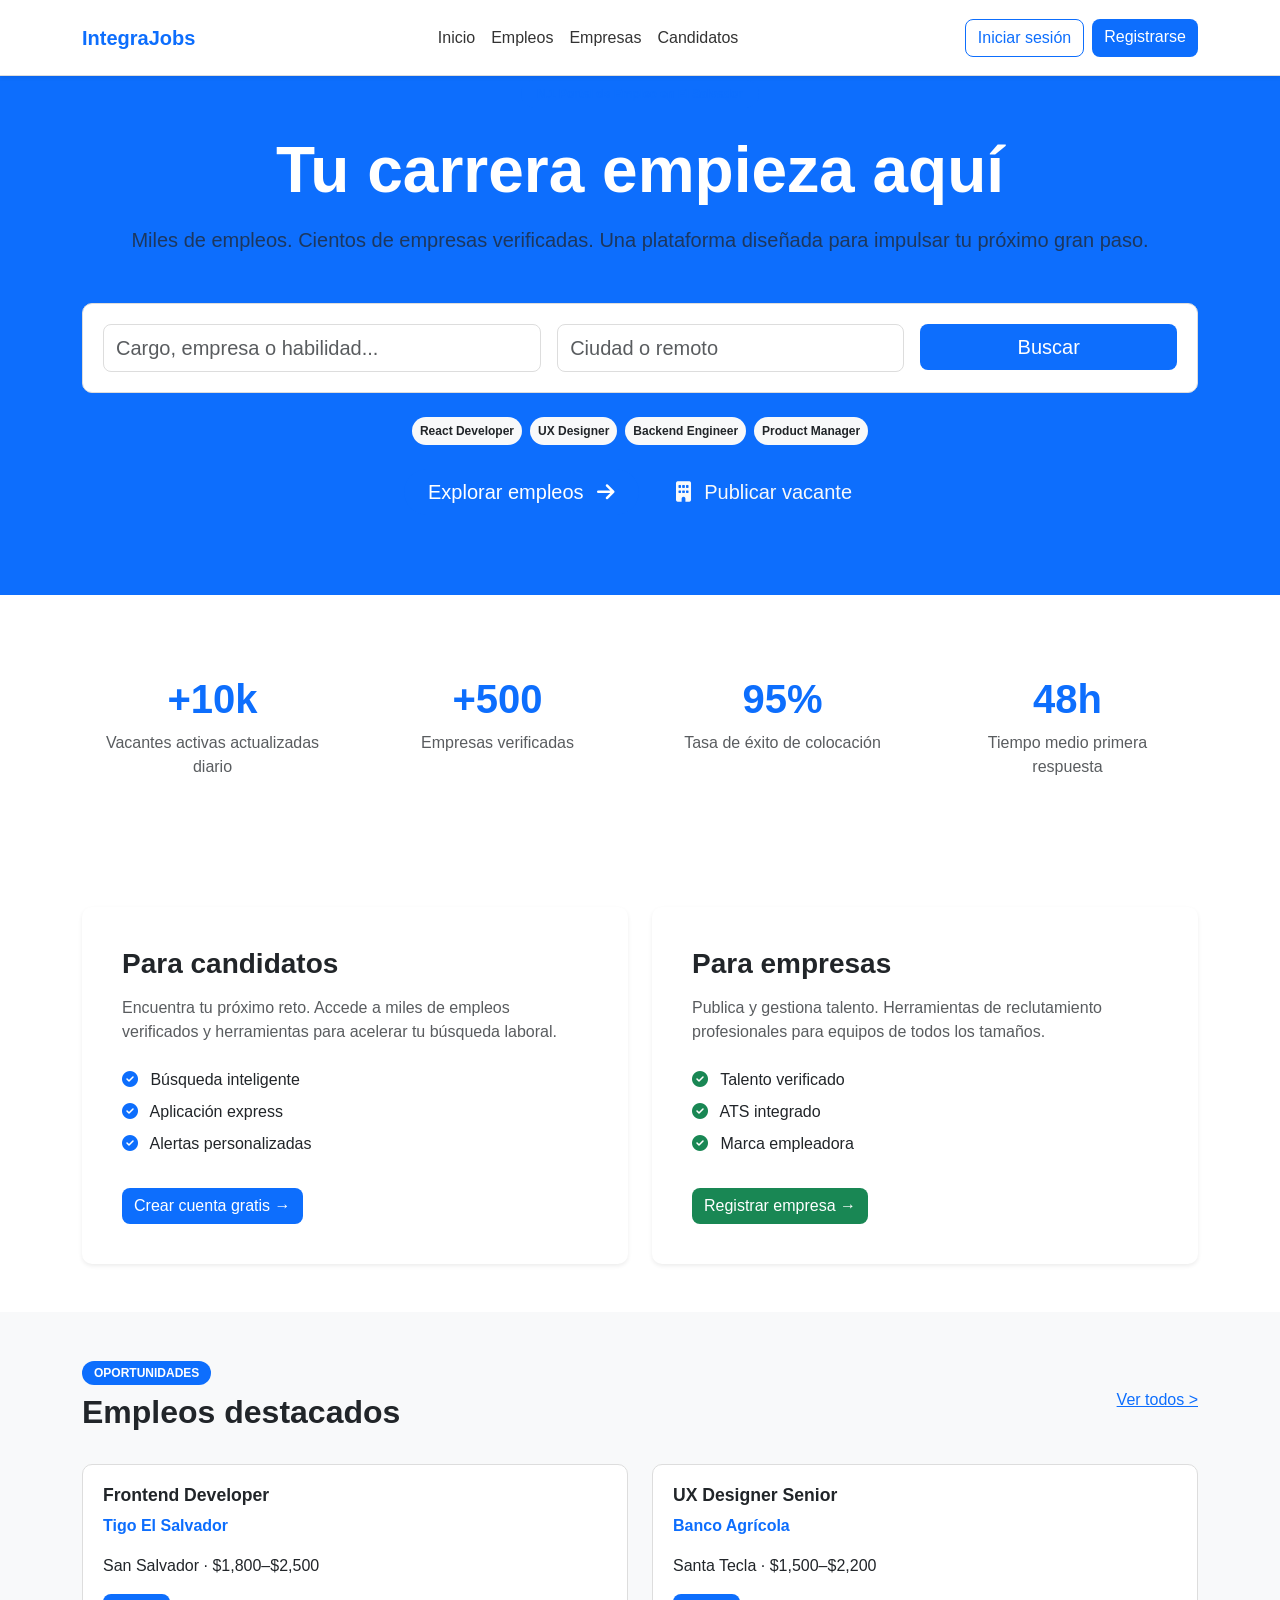
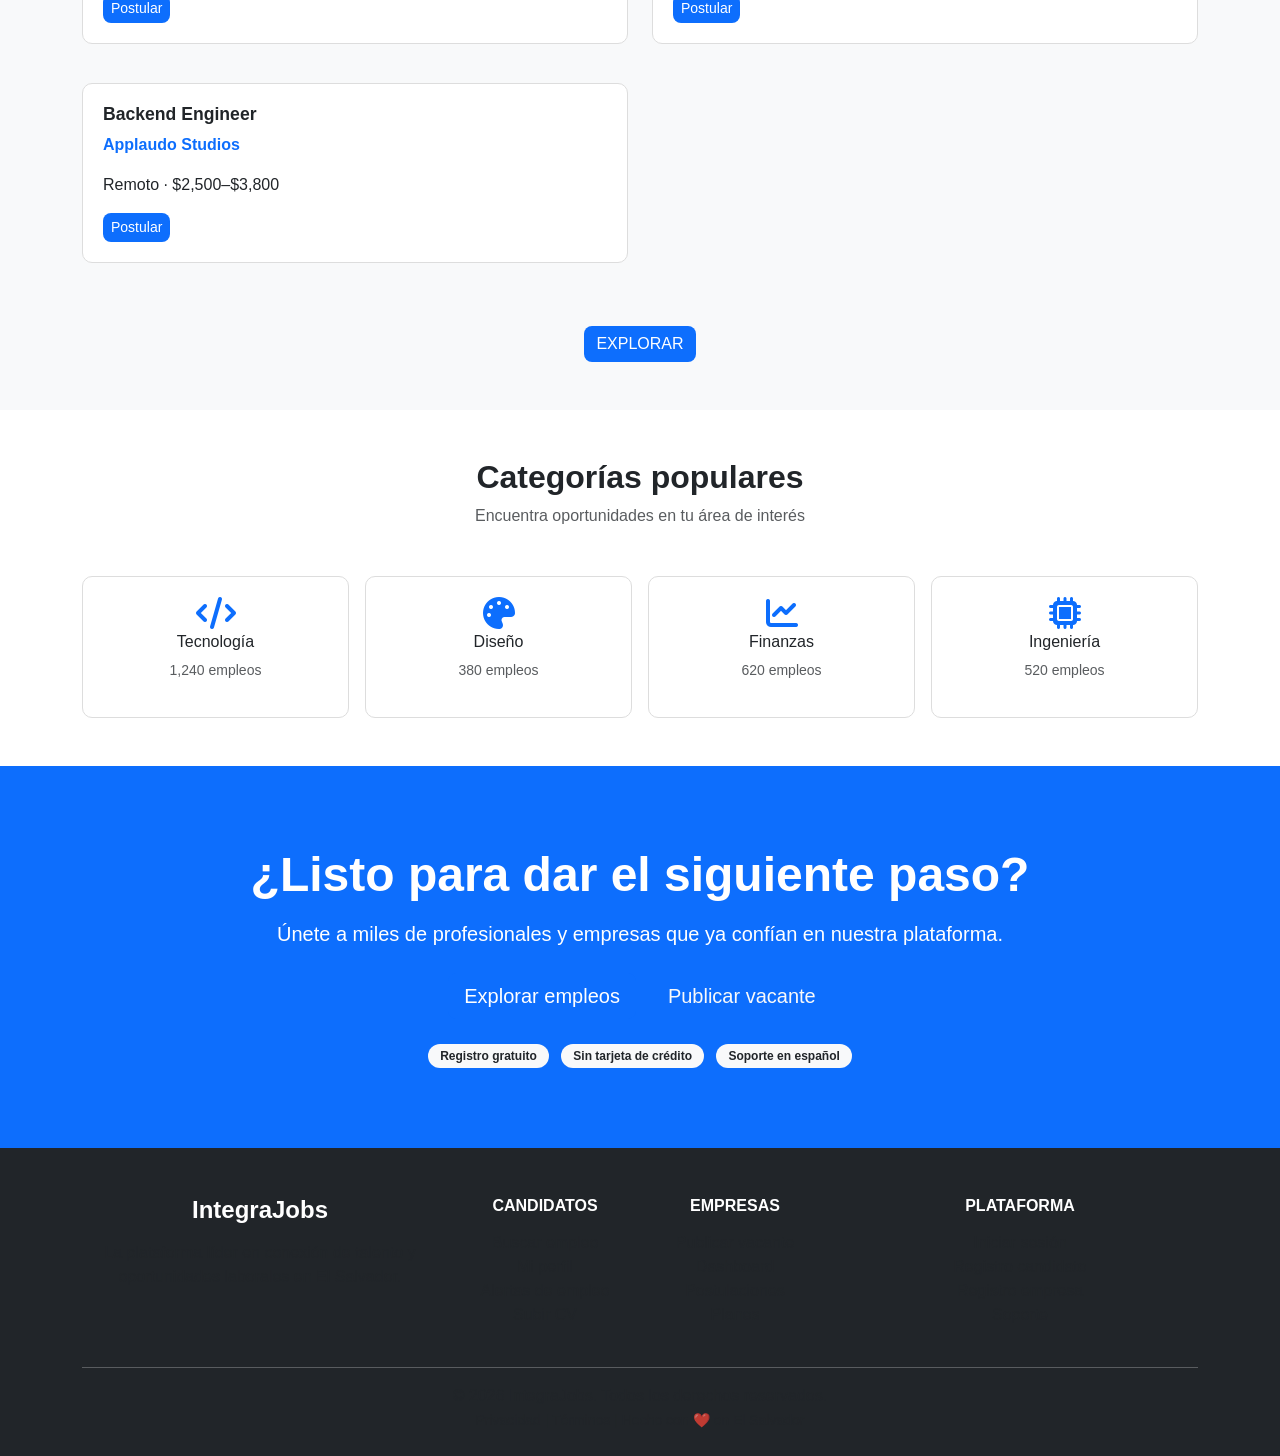
<file: html/index.html>
<!DOCTYPE html>
<html lang="es">
<head>
    <meta charset="UTF-8">
    <meta name="viewport" content="width=device-width, initial-scale=1.0">
    <title>IntegraJobs - Portal de Empleo en El Salvador</title>
    <!-- Bootstrap CSS -->
    <link href="https://cdn.jsdelivr.net/npm/bootstrap@5.3.0/dist/css/bootstrap.min.css" rel="stylesheet">
    <!-- Font Awesome Icons -->
    <link rel="stylesheet" href="https://cdnjs.cloudflare.com/ajax/libs/font-awesome/6.4.0/css/all.min.css">
    <!-- Custom CSS -->
    <link rel="stylesheet" href="../css/styles.css">
</head>
<body>

    <!-- Navbar -->
    <nav class="navbar navbar-expand-lg navbar-light bg-white shadow-sm fixed-top">
        <div class="container">
            <a class="navbar-brand fw-bold text-primary" href="#">IntegraJobs</a>
            <button class="navbar-toggler" type="button" data-bs-toggle="collapse" data-bs-target="#navbarNav">
                <span class="navbar-toggler-icon"></span>
            </button>
            <div class="collapse navbar-collapse" id="navbarNav">
                <ul class="navbar-nav mx-auto">
                    <li class="nav-item"><a class="nav-link" href="#">Inicio</a></li>
                    <li class="nav-item"><a class="nav-link" href="#">Empleos</a></li>
                    <li class="nav-item"><a class="nav-link" href="#">Empresas</a></li>
                    <li class="nav-item"><a class="nav-link" href="#">Candidatos</a></li>
                </ul>
               <div class="d-flex gap-2">
    <a href="login.html" class="btn btn-outline-primary">Iniciar sesión</a>
    <a href="register.html" class="btn btn-primary">Registrarse</a>
</div>
            </div>
        </div>
    </nav>

    <!-- Hero Section -->
    <section class="hero-section">
        <div class="container">
            <div class="text-center mb-4">
                <span class="badge bg-primary bg-opacity-10 text-primary px-3 py-2">N.1 Portal de Empleo en El Salvador</span>
            </div>
            <h1 class="display-3 fw-bold text-center mb-3">Tu carrera <span class="text-gradient">empieza aquí</span></h1>
            <p class="lead text-center text-muted mb-5">Miles de empleos. Cientos de empresas verificadas. Una plataforma diseñada para impulsar tu próximo gran paso.</p>
            
            <!-- Search Bar -->
            <div class="search-card mx-auto">
                <div class="row g-3">
                    <div class="col-md-5">
                        <input type="text" class="form-control form-control-lg" placeholder="Cargo, empresa o habilidad...">
                    </div>
                    <div class="col-md-4">
                        <input type="text" class="form-control form-control-lg" placeholder="Ciudad o remoto">
                    </div>
                    <div class="col-md-3">
                        <button class="btn btn-primary btn-lg w-100">Buscar</button>
                    </div>
                </div>
            </div>
            
            <!-- Popular tags -->
            <div class="d-flex flex-wrap justify-content-center gap-2 mt-4">
                <span class="badge bg-light text-dark p-2">React Developer</span>
                <span class="badge bg-light text-dark p-2">UX Designer</span>
                <span class="badge bg-light text-dark p-2">Backend Engineer</span>
                <span class="badge bg-light text-dark p-2">Product Manager</span>
            </div>
            
            <div class="text-center mt-4">
    <a href="#" class="btn btn-primary btn-lg rounded-pill px-4 me-2">
        Explorar empleos <i class="fas fa-arrow-right ms-2"></i>
    </a>
    <a href="#" class="btn btn-outline-light btn-lg rounded-pill px-4">
        <i class="fas fa-building me-2"></i> Publicar vacante
    </a>
</div>
        </div>
    </section>

    <!-- Stats Section -->
    <section class="stats-section">
        <div class="container">
            <div class="row text-center g-4">
                <div class="col-md-3 col-6">
                    <div class="stat-card">
                        <h3 class="display-5 fw-bold text-primary">+10k</h3>
                        <p class="text-muted mb-0">Vacantes activas actualizadas diario</p>
                    </div>
                </div>
                <div class="col-md-3 col-6">
                    <div class="stat-card">
                        <h3 class="display-5 fw-bold text-primary">+500</h3>
                        <p class="text-muted mb-0">Empresas verificadas</p>
                    </div>
                </div>
                <div class="col-md-3 col-6">
                    <div class="stat-card">
                        <h3 class="display-5 fw-bold text-primary">95%</h3>
                        <p class="text-muted mb-0">Tasa de éxito de colocación</p>
                    </div>
                </div>
                <div class="col-md-3 col-6">
                    <div class="stat-card">
                        <h3 class="display-5 fw-bold text-primary">48h</h3>
                        <p class="text-muted mb-0">Tiempo medio primera respuesta</p>
                    </div>
                </div>
            </div>
        </div>
    </section>

    <!-- Para Candidatos y Empresas -->
    <section class="py-5">
        <div class="container">
            <div class="row g-4">
                <div class="col-lg-6">
                    <div class="card h-100 border-0 shadow-sm p-4">
                        <div class="card-body">
                            <h2 class="h3 fw-bold mb-3">Para candidatos</h2>
                            <p class="text-muted mb-4">Encuentra tu próximo reto. Accede a miles de empleos verificados y herramientas para acelerar tu búsqueda laboral.</p>
                            <ul class="list-unstyled">
                                <li class="mb-2"><i class="fas fa-check-circle text-primary me-2"></i> Búsqueda inteligente</li>
                                <li class="mb-2"><i class="fas fa-check-circle text-primary me-2"></i> Aplicación express</li>
                                <li class="mb-2"><i class="fas fa-check-circle text-primary me-2"></i> Alertas personalizadas</li>
                            </ul>
                            <a href="#" class="btn btn-primary mt-3">Crear cuenta gratis →</a>
                        </div>
                    </div>
                </div>
                <div class="col-lg-6">
                    <div class="card h-100 border-0 shadow-sm p-4">
                        <div class="card-body">
                            <h2 class="h3 fw-bold mb-3">Para empresas</h2>
                            <p class="text-muted mb-4">Publica y gestiona talento. Herramientas de reclutamiento profesionales para equipos de todos los tamaños.</p>
                            <ul class="list-unstyled">
                                <li class="mb-2"><i class="fas fa-check-circle text-success me-2"></i> Talento verificado</li>
                                <li class="mb-2"><i class="fas fa-check-circle text-success me-2"></i> ATS integrado</li>
                                <li class="mb-2"><i class="fas fa-check-circle text-success me-2"></i> Marca empleadora</li>
                            </ul>
                            <a href="#" class="btn btn-success mt-3">Registrar empresa →</a>
                        </div>
                    </div>
                </div>
            </div>
        </div>
    </section>

    <!-- Empleos Destacados -->
    <section class="py-5 bg-light">
        <div class="container">
            <div class="d-flex justify-content-between align-items-center mb-4">
                <div>
                    <span class="badge bg-primary mb-2">OPORTUNIDADES</span>
                    <h2 class="fw-bold">Empleos destacados</h2>
                </div>
                <a href="#" class="text-primary">Ver todos ></a>
            </div>
            
            <div class="row g-4" id="jobsContainer">
                <!-- Jobs will be loaded dynamically via JS -->
            </div>
            
            <div class="text-center mt-5">
                <button class="btn btn-primary" id="exploreJobsBtn">EXPLORAR</button>
            </div>
        </div>
    </section>

    <!-- Categorías Populares -->
    <section class="py-5">
        <div class="container">
            <div class="text-center mb-5">
                <h2 class="fw-bold">Categorías populares</h2>
                <p class="text-muted">Encuentra oportunidades en tu área de interés</p>
            </div>
            <div class="row g-3" id="categoriesContainer">
                <!-- Categories loaded via JS -->
            </div>
        </div>
    </section>

    <!-- CTA Section -->
    <section class="cta-section">
        <div class="container">
            <div class="text-center">
                <h2 class="display-5 fw-bold mb-3">¿Listo para dar el siguiente paso?</h2>
                <p class="lead mb-4">Únete a miles de profesionales y empresas que ya confían en nuestra plataforma.</p>
                <div class="d-flex gap-3 justify-content-center flex-wrap">
                    <a href="#" class="btn btn-primary btn-lg">Explorar empleos</a>
                    <a href="#" class="btn btn-outline-light btn-lg">Publicar vacante</a>
                </div>
                <div class="mt-4">
                    <span class="badge bg-light text-dark me-2">Registro gratuito</span>
                    <span class="badge bg-light text-dark me-2">Sin tarjeta de crédito</span>
                    <span class="badge bg-light text-dark">Soporte en español</span>
                </div>
            </div>
        </div>
    </section>

    <!-- Footer -->
    <footer class="footer bg-dark text-white pt-5 pb-4">
        <div class="container">
            <div class="row g-4">
                <div class="col-md-4">
                    <h4 class="fw-bold mb-3">IntegraJobs</h4>
                    <p class="text-muted">La plataforma líder en conexión de talento y oportunidades laborales en El Salvador.</p>
                </div>
                <div class="col-md-2">
                    <h6 class="fw-bold mb-3">CANDIDATOS</h6>
                    <ul class="list-unstyled">
                        <li><a href="#" class="text-muted text-decoration-none">Buscar empleo</a></li>
                        <li><a href="#" class="text-muted text-decoration-none">Mi perfil</a></li>
                        <li><a href="#" class="text-muted text-decoration-none">Alertas de empleo</a></li>
                        <li><a href="#" class="text-muted text-decoration-none">Subir CV</a></li>
                    </ul>
                </div>
                <div class="col-md-2">
                    <h6 class="fw-bold mb-3">EMPRESAS</h6>
                    <ul class="list-unstyled">
                        <li><a href="#" class="text-muted text-decoration-none">Publicar vacante</a></li>
                        <li><a href="#" class="text-muted text-decoration-none">Dashboard</a></li>
                        <li><a href="#" class="text-muted text-decoration-none">Postulaciones</a></li>
                        <li><a href="#" class="text-muted text-decoration-none">Planes</a></li>
                    </ul>
                </div>
                <div class="col-md-4">
                    <h6 class="fw-bold mb-3">PLATAFORMA</h6>
                    <ul class="list-unstyled">
                        <li><a href="#" class="text-muted text-decoration-none">Iniciar sesión</a></li>
                        <li><a href="#" class="text-muted text-decoration-none">Registro candidato</a></li>
                        <li><a href="#" class="text-muted text-decoration-none">Registro empresa</a></li>
                        <li><a href="#" class="text-muted text-decoration-none">Soporte</a></li>
                    </ul>
                </div>
            </div>
            <hr class="mt-4">
            <div class="text-center text-muted">
                <p class="mb-0">© 2026 IntegraJobs. Todos los derechos reservados.</p>
                <small>Privacidad | Términos | Hecho con ❤️ en El Salvador</small>
            </div>
        </div>
    </footer>

    <!-- Bootstrap JS Bundle -->
    <script src="https://cdn.jsdelivr.net/npm/bootstrap@5.3.0/dist/js/bootstrap.bundle.min.js"></script>
    <!-- Custom JS -->
    <script src="../js/main.js"></script>
</body>
</html>
</file>
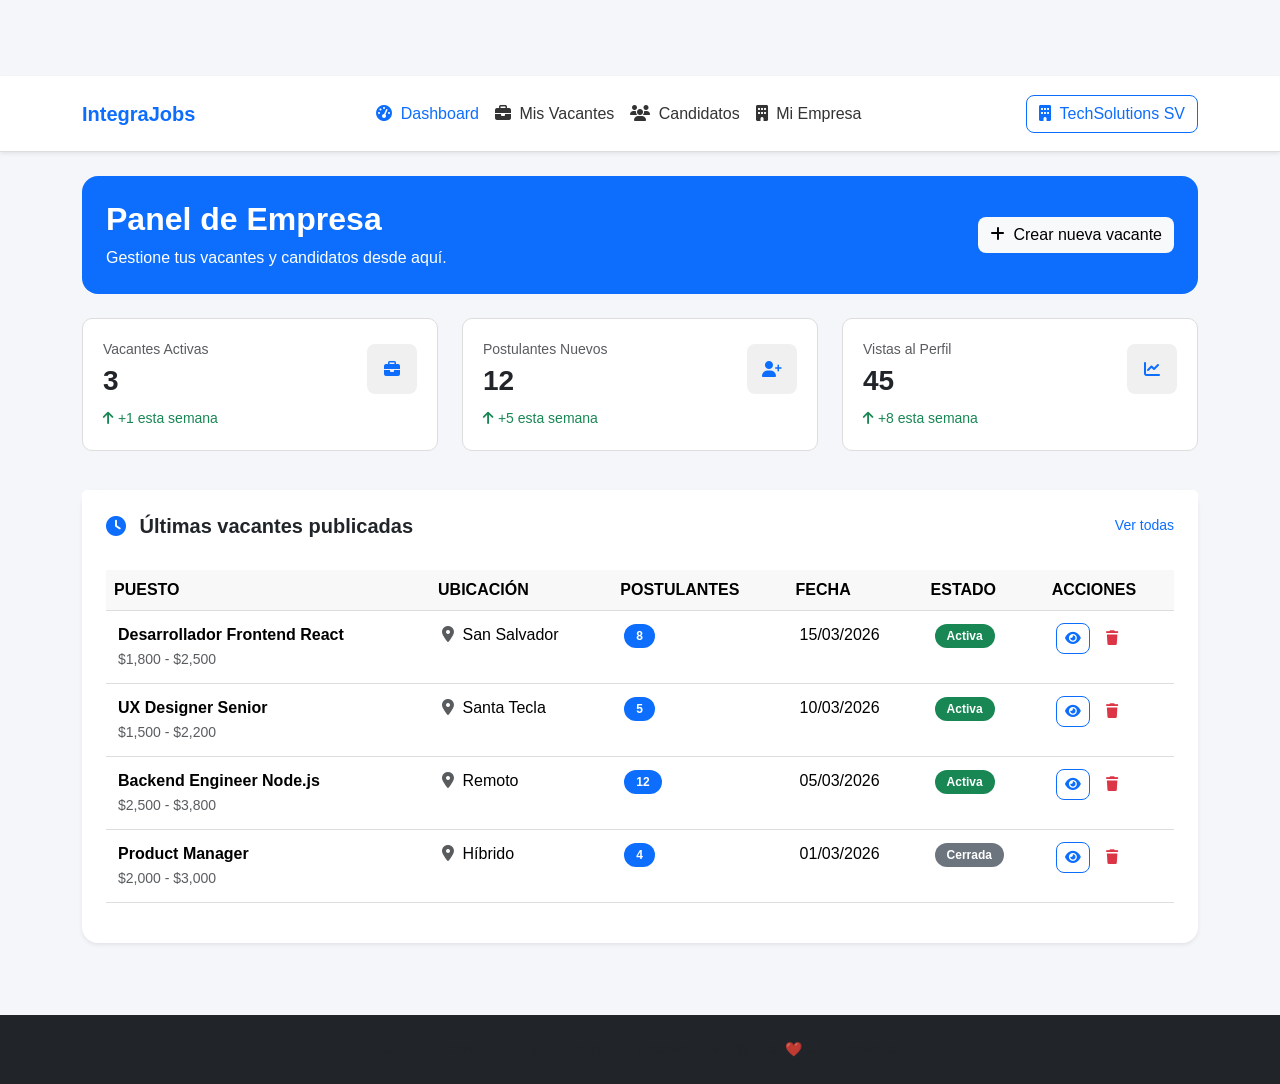
<file: html/empresa.html>
<!DOCTYPE html>
<html lang="es">
<head>
    <meta charset="UTF-8">
    <meta name="viewport" content="width=device-width, initial-scale=1.0">
    <title>Panel Empresa - IntegraJobs</title>
    <!-- Bootstrap CSS -->
    <link href="https://cdn.jsdelivr.net/npm/bootstrap@5.3.0/dist/css/bootstrap.min.css" rel="stylesheet">
    <!-- Font Awesome Icons -->
    <link rel="stylesheet" href="https://cdnjs.cloudflare.com/ajax/libs/font-awesome/6.4.0/css/all.min.css">
    <!-- Custom CSS -->
    <link rel="stylesheet" href="../css/styles.css">
</head>
<body class="empresa-body">

    <!-- Navbar de la empresa -->
    <nav class="navbar navbar-expand-lg navbar-light bg-white shadow-sm sticky-top">
        <div class="container">
            <a class="navbar-brand fw-bold text-primary" href="index.html">IntegraJobs</a>
            <button class="navbar-toggler" type="button" data-bs-toggle="collapse" data-bs-target="#empresaNavbar">
                <span class="navbar-toggler-icon"></span>
            </button>
            <div class="collapse navbar-collapse" id="empresaNavbar">
                <ul class="navbar-nav mx-auto">
                    <li class="nav-item"><a class="nav-link active" href="#" data-page="dashboard"><i class="fas fa-tachometer-alt me-1"></i> Dashboard</a></li>
                    <li class="nav-item"><a class="nav-link" href="#" data-page="mis-vacantes"><i class="fas fa-briefcase me-1"></i> Mis Vacantes</a></li>
                    <li class="nav-item"><a class="nav-link" href="#" data-page="candidatos"><i class="fas fa-users me-1"></i> Candidatos</a></li>
                    <li class="nav-item"><a class="nav-link" href="#" data-page="mi-empresa"><i class="fas fa-building me-1"></i> Mi Empresa</a></li>
                </ul>
                <div class="dropdown">
                    <button class="btn btn-outline-primary dropdown-toggle" type="button" data-bs-toggle="dropdown">
                        <i class="fas fa-building me-1"></i>
                        TechSolutions SV
                    </button>
                    <ul class="dropdown-menu dropdown-menu-end">
                        <li><a class="dropdown-item" href="#" data-page="mi-empresa"><i class="fas fa-building me-2"></i> Mi Empresa</a></li>
                        <li><a class="dropdown-item" href="#" data-page="configuracion"><i class="fas fa-cog me-2"></i> Configuración</a></li>
                        <li><hr class="dropdown-divider"></li>
                        <li><a class="dropdown-item text-danger" href="index.html"><i class="fas fa-sign-out-alt me-2"></i> Cerrar sesión</a></li>
                    </ul>
                </div>
            </div>
        </div>
    </nav>

    <!-- Contenido principal -->
    <div class="container py-4" id="mainContent">
        
        <!-- ============================================ -->
        <!-- DASHBOARD PAGE -->
        <!-- ============================================ -->
        <div id="dashboardPage">
            <!-- Welcome Banner -->
            <div class="welcome-banner bg-gradient-primary rounded-4 p-4 mb-4 text-white">
                <div class="row align-items-center">
                    <div class="col-md-8">
                        <h2 class="fw-bold mb-2">Panel de Empresa</h2>
                        <p class="mb-0 opacity-90">Gestione tus vacantes y candidatos desde aquí.</p>
                    </div>
                    <div class="col-md-4 text-md-end mt-3 mt-md-0">
                        <button class="btn btn-light" data-bs-toggle="modal" data-bs-target="#nuevaVacanteModal">
                            <i class="fas fa-plus me-1"></i> Crear nueva vacante
                        </button>
                    </div>
                </div>
            </div>

            <!-- Stats Cards -->
            <div class="row g-4 mb-4">
                <div class="col-md-4 col-6">
                    <div class="stat-card-dashboard">
                        <div class="d-flex justify-content-between align-items-center">
                            <div>
                                <p class="text-muted mb-1 small">Vacantes Activas</p>
                                <h3 class="fw-bold mb-0">3</h3>
                            </div>
                            <div class="stat-icon">
                                <i class="fas fa-briefcase"></i>
                            </div>
                        </div>
                        <div class="mt-2">
                            <small class="text-success"><i class="fas fa-arrow-up"></i> +1 esta semana</small>
                        </div>
                    </div>
                </div>
                <div class="col-md-4 col-6">
                    <div class="stat-card-dashboard">
                        <div class="d-flex justify-content-between align-items-center">
                            <div>
                                <p class="text-muted mb-1 small">Postulantes Nuevos</p>
                                <h3 class="fw-bold mb-0">12</h3>
                            </div>
                            <div class="stat-icon">
                                <i class="fas fa-user-plus"></i>
                            </div>
                        </div>
                        <div class="mt-2">
                            <small class="text-success"><i class="fas fa-arrow-up"></i> +5 esta semana</small>
                        </div>
                    </div>
                </div>
                <div class="col-md-4 col-6">
                    <div class="stat-card-dashboard">
                        <div class="d-flex justify-content-between align-items-center">
                            <div>
                                <p class="text-muted mb-1 small">Vistas al Perfil</p>
                                <h3 class="fw-bold mb-0">45</h3>
                            </div>
                            <div class="stat-icon">
                                <i class="fas fa-chart-line"></i>
                            </div>
                        </div>
                        <div class="mt-2">
                            <small class="text-success"><i class="fas fa-arrow-up"></i> +8 esta semana</small>
                        </div>
                    </div>
                </div>
            </div>

            <!-- Últimas vacantes publicadas -->
            <div class="card shadow-sm border-0 rounded-4">
                <div class="card-header bg-white border-0 pt-4 px-4">
                    <div class="d-flex justify-content-between align-items-center">
                        <h5 class="fw-bold mb-0"><i class="fas fa-clock me-2 text-primary"></i> Últimas vacantes publicadas</h5>
                        <a href="#" class="text-primary text-decoration-none small" data-page="mis-vacantes">Ver todas</a>
                    </div>
                </div>
                <div class="card-body p-4">
                    <div class="table-responsive">
                        <table class="table table-hover">
                            <thead class="table-light">
                                <tr>
                                    <th>PUESTO</th>
                                    <th>UBICACIÓN</th>
                                    <th>POSTULANTES</th>
                                    <th>FECHA</th>
                                    <th>ESTADO</th>
                                    <th>ACCIONES</th>
                                </tr>
                            </thead>
                            <tbody id="recentVacancies">
                                <!-- Vacantes estáticas de ejemplo -->
                                <tr>
                                    <td>
                                        <strong>Desarrollador Frontend React</strong><br>
                                        <small class="text-muted">$1,800 - $2,500</small>
                                    </td>
                                    <td><i class="fas fa-map-marker-alt me-1 text-muted"></i> San Salvador</td>
                                    <td><span class="badge bg-primary rounded-pill">8</span></td>
                                    <td>15/03/2026</td>
                                    <td><span class="badge bg-success">Activa</span></td>
                                    <td>
                                        <button class="btn btn-sm btn-outline-primary me-1" onclick="verVacante(1)"><i class="fas fa-eye"></i></button>
                                        <button class="btn btn-sm btn-outline-danger" onclick="eliminarVacante(1)"><i class="fas fa-trash"></i></button>
                                    </td>
                                </tr>
                                <tr>
                                    <td>
                                        <strong>UX Designer Senior</strong><br>
                                        <small class="text-muted">$1,500 - $2,200</small>
                                    </td>
                                    <td><i class="fas fa-map-marker-alt me-1 text-muted"></i> Santa Tecla</td>
                                    <td><span class="badge bg-primary rounded-pill">5</span></td>
                                    <td>10/03/2026</td>
                                    <td><span class="badge bg-success">Activa</span></td>
                                    <td>
                                        <button class="btn btn-sm btn-outline-primary me-1" onclick="verVacante(2)"><i class="fas fa-eye"></i></button>
                                        <button class="btn btn-sm btn-outline-danger" onclick="eliminarVacante(2)"><i class="fas fa-trash"></i></button>
                                    </td>
                                </tr>
                                <tr>
                                    <td>
                                        <strong>Backend Engineer Node.js</strong><br>
                                        <small class="text-muted">$2,500 - $3,800</small>
                                    </td>
                                    <td><i class="fas fa-map-marker-alt me-1 text-muted"></i> Remoto</td>
                                    <td><span class="badge bg-primary rounded-pill">12</span></td>
                                    <td>05/03/2026</td>
                                    <td><span class="badge bg-success">Activa</span></td>
                                    <td>
                                        <button class="btn btn-sm btn-outline-primary me-1" onclick="verVacante(3)"><i class="fas fa-eye"></i></button>
                                        <button class="btn btn-sm btn-outline-danger" onclick="eliminarVacante(3)"><i class="fas fa-trash"></i></button>
                                    </td>
                                </tr>
                                <tr>
                                    <td>
                                        <strong>Product Manager</strong><br>
                                        <small class="text-muted">$2,000 - $3,000</small>
                                    </td>
                                    <td><i class="fas fa-map-marker-alt me-1 text-muted"></i> Híbrido</td>
                                    <td><span class="badge bg-primary rounded-pill">4</span></td>
                                    <td>01/03/2026</td>
                                    <td><span class="badge bg-secondary">Cerrada</span></td>
                                    <td>
                                        <button class="btn btn-sm btn-outline-primary me-1" onclick="verVacante(4)"><i class="fas fa-eye"></i></button>
                                        <button class="btn btn-sm btn-outline-danger" onclick="eliminarVacante(4)"><i class="fas fa-trash"></i></button>
                                    </td>
                                </tr>
                            </tbody>
                        </table>
                    </div>
                </div>
            </div>
        </div>

        <!-- ============================================ -->
        <!-- MIS VACANTES PAGE -->
        <!-- ============================================ -->
        <div id="misVacantesPage" style="display: none;">
            <div class="card shadow-sm border-0 rounded-4">
                <div class="card-header bg-white border-0 pt-4 px-4">
                    <div class="d-flex justify-content-between align-items-center flex-wrap">
                        <div>
                            <h4 class="fw-bold mb-0"><i class="fas fa-briefcase me-2 text-primary"></i> Mis Vacantes</h4>
                            <p class="text-muted mt-2">Gestiona todas tus ofertas de empleo publicadas</p>
                        </div>
                        <button class="btn btn-primary" data-bs-toggle="modal" data-bs-target="#nuevaVacanteModal">
                            <i class="fas fa-plus me-1"></i> Nueva Vacante
                        </button>
                    </div>
                </div>
                <div class="card-body p-4">
                    <div class="table-responsive">
                        <table class="table table-hover" id="vacantesTable">
                            <thead class="table-light">
                                <tr>
                                    <th>PUESTO</th>
                                    <th>UBICACIÓN</th>
                                    <th>POSTULANTES</th>
                                    <th>FECHA</th>
                                    <th>ESTADO</th>
                                    <th>ACCIONES</th>
                                </tr>
                            </thead>
                            <tbody id="vacantesList">
                                <!-- Vacantes estáticas de ejemplo -->
                                <tr>
                                    <td><strong>Desarrollador Frontend React</strong><br><small class="text-muted">$1,800 - $2,500</small></td>
                                    <td><i class="fas fa-map-marker-alt me-1 text-muted"></i> San Salvador</td>
                                    <td><span class="badge bg-primary rounded-pill">8</span></td>
                                    <td>15/03/2026</td>
                                    <td><span class="badge bg-success">Activa</span></td>
                                    <td>
                                        <button class="btn btn-sm btn-outline-primary me-1" onclick="verVacante(1)"><i class="fas fa-eye"></i></button>
                                        <button class="btn btn-sm btn-outline-secondary me-1" onclick="editarVacante(1)"><i class="fas fa-edit"></i></button>
                                        <button class="btn btn-sm btn-outline-danger" onclick="eliminarVacante(1)"><i class="fas fa-trash"></i></button>
                                    </td>
                                </tr>
                                <tr>
                                    <td><strong>UX Designer Senior</strong><br><small class="text-muted">$1,500 - $2,200</small></td>
                                    <td><i class="fas fa-map-marker-alt me-1 text-muted"></i> Santa Tecla</td>
                                    <td><span class="badge bg-primary rounded-pill">5</span></td>
                                    <td>10/03/2026</td>
                                    <td><span class="badge bg-success">Activa</span></td>
                                    <td>
                                        <button class="btn btn-sm btn-outline-primary me-1" onclick="verVacante(2)"><i class="fas fa-eye"></i></button>
                                        <button class="btn btn-sm btn-outline-secondary me-1" onclick="editarVacante(2)"><i class="fas fa-edit"></i></button>
                                        <button class="btn btn-sm btn-outline-danger" onclick="eliminarVacante(2)"><i class="fas fa-trash"></i></button>
                                    </td>
                                </tr>
                                <tr>
                                    <td><strong>Backend Engineer Node.js</strong><br><small class="text-muted">$2,500 - $3,800</small></td>
                                    <td><i class="fas fa-map-marker-alt me-1 text-muted"></i> Remoto</td>
                                    <td><span class="badge bg-primary rounded-pill">12</span></td>
                                    <td>05/03/2026</td>
                                    <td><span class="badge bg-success">Activa</span></td>
                                    <td>
                                        <button class="btn btn-sm btn-outline-primary me-1" onclick="verVacante(3)"><i class="fas fa-eye"></i></button>
                                        <button class="btn btn-sm btn-outline-secondary me-1" onclick="editarVacante(3)"><i class="fas fa-edit"></i></button>
                                        <button class="btn btn-sm btn-outline-danger" onclick="eliminarVacante(3)"><i class="fas fa-trash"></i></button>
                                    </td>
                                </tr>
                                <tr>
                                    <td><strong>Product Manager</strong><br><small class="text-muted">$2,000 - $3,000</small></td>
                                    <td><i class="fas fa-map-marker-alt me-1 text-muted"></i> Híbrido</td>
                                    <td><span class="badge bg-primary rounded-pill">4</span></td>
                                    <td>01/03/2026</td>
                                    <td><span class="badge bg-secondary">Cerrada</span></td>
                                    <td>
                                        <button class="btn btn-sm btn-outline-primary me-1" onclick="verVacante(4)"><i class="fas fa-eye"></i></button>
                                        <button class="btn btn-sm btn-outline-secondary me-1" onclick="editarVacante(4)"><i class="fas fa-edit"></i></button>
                                        <button class="btn btn-sm btn-outline-danger" onclick="eliminarVacante(4)"><i class="fas fa-trash"></i></button>
                                    </td>
                                </tr>
                            </tbody>
                        </table>
                    </div>
                </div>
            </div>
        </div>

        <!-- ============================================ -->
        <!-- CANDIDATOS PAGE -->
        <!-- ============================================ -->
        <div id="candidatosPage" style="display: none;">
            <div class="card shadow-sm border-0 rounded-4">
                <div class="card-header bg-white border-0 pt-4 px-4">
                    <h4 class="fw-bold mb-0"><i class="fas fa-users me-2 text-primary"></i> Candidatos</h4>
                    <p class="text-muted mt-2">Revisa los profesionales que han postulado a tus vacantes</p>
                </div>
                <div class="card-body p-4">
                    <!-- Filtros -->
                    <div class="row g-3 mb-4">
                        <div class="col-md-4">
                            <select class="form-select" id="filtroVacante">
                                <option value="">Todas las vacantes</option>
                                <option>Desarrollador Frontend</option>
                                <option>UX Designer Senior</option>
                                <option>Backend Engineer</option>
                                <option>Product Manager</option>
                            </select>
                        </div>
                        <div class="col-md-4">
                            <select class="form-select" id="filtroEstado">
                                <option value="">Todos los estados</option>
                                <option>Pendiente</option>
                                <option>En revisión</option>
                                <option>Entrevista</option>
                                <option>Contratado</option>
                                <option>Rechazado</option>
                            </select>
                        </div>
                        <div class="col-md-4">
                            <input type="text" class="form-control" placeholder="Buscar candidato..." id="searchCandidato">
                        </div>
                    </div>
                    
                    <!-- Lista de candidatos -->
                    <div class="table-responsive">
                        <table class="table table-hover">
                            <thead class="table-light">
                                <tr>
                                    <th>NOMBRE</th>
                                    <th>VACANTE</th>
                                    <th>FECHA</th>
                                    <th>ESTADO</th>
                                    <th>CV</th>
                                    <th>ACCIONES</th>
                                </tr>
                            </thead>
                            <tbody id="candidatosList">
                                <tr>
                                    <td><img src="../assets/images/ana_garcia.jpg" class="rounded-circle candidate-avatar me-2" alt="Ana García" width="30" height="30"> <strong>Ana García</strong><br><small class="text-muted">ana.garcia@email.com</small></td>
                                    <td>Desarrollador Frontend</td>
                                    <td>15/03/2026</td>
                                    <td><span class="badge bg-warning">En revisión</span></td>
                                    <td><button class="btn btn-sm btn-outline-danger" data-bs-toggle="modal" data-bs-target="#verCVModal" onclick="cargarCV('Ana García', 'Mi_CV_Ana_Garcia.pdf')"><i class="fas fa-file-pdf me-1"></i> Ver</button></td>
                                    <td><button class="btn btn-sm btn-outline-primary" onclick="verCandidato(1)"><i class="fas fa-eye"></i> Ver perfil</button></td>
                                </tr>
                                <tr>
                                    <td><img src="../assets/images/carlos_martinez.jpg" class="rounded-circle candidate-avatar me-2" alt="Carlos Martínez" width="30" height="30"> <strong>Carlos Martínez</strong><br><small class="text-muted">carlos.m@email.com</small></td>
                                    <td>UX Designer Senior</td>
                                    <td>14/03/2026</td>
                                    <td><span class="badge bg-info">Entrevista</span></td>
                                    <td><button class="btn btn-sm btn-outline-danger" data-bs-toggle="modal" data-bs-target="#verCVModal" onclick="cargarCV('Carlos Martínez', 'CV_Carlos_Martinez.pdf')"><i class="fas fa-file-pdf me-1"></i> Ver</button></td>
                                    <td><button class="btn btn-sm btn-outline-primary" onclick="verCandidato(2)"><i class="fas fa-eye"></i> Ver perfil</button></td>
                                </tr>
                                <tr>
                                    <td><img src="../assets/images/laura_perez.jpg" class="rounded-circle candidate-avatar me-2" alt="Laura Pérez" width="30" height="30"> <strong>Laura Pérez</strong><br><small class="text-muted">laura.perez@email.com</small></td>
                                    <td>Backend Engineer</td>
                                    <td>12/03/2026</td>
                                    <td><span class="badge bg-secondary">Pendiente</span></td>
                                    <td><button class="btn btn-sm btn-outline-danger" data-bs-toggle="modal" data-bs-target="#verCVModal" onclick="cargarCV('Laura Pérez', 'CV_Laura_Perez.pdf')"><i class="fas fa-file-pdf me-1"></i> Ver</button></td>
                                    <td><button class="btn btn-sm btn-outline-primary" onclick="verCandidato(3)"><i class="fas fa-eye"></i> Ver perfil</button></td>
                                </tr>
                                <tr>
                                    <td><img src="../assets/images/miguel_rodriguez.jpg" class="rounded-circle candidate-avatar me-2" alt="Miguel Rodríguez" width="30" height="30"> <strong>Miguel Rodríguez</strong><br><small class="text-muted">miguel.r@email.com</small></td>
                                    <td>Desarrollador Frontend</td>
                                    <td>10/03/2026</td>
                                    <td><span class="badge bg-success">Contratado</span></td>
                                    <td><button class="btn btn-sm btn-outline-danger" data-bs-toggle="modal" data-bs-target="#verCVModal" onclick="cargarCV('Miguel Rodríguez', 'CV_Miguel_Rodriguez.pdf')"><i class="fas fa-file-pdf me-1"></i> Ver</button></td>
                                    <td><button class="btn btn-sm btn-outline-primary" onclick="verCandidato(4)"><i class="fas fa-eye"></i> Ver perfil</button></td>
                                </tr>
                                <tr>
                                    <td><img src="../assets/images/daniela_flores.jpg" class="rounded-circle candidate-avatar me-2" alt="Daniela Flores" width="30" height="30"> <strong>Daniela Flores</strong><br><small class="text-muted">daniela.f@email.com</small></td>
                                    <td>Product Manager</td>
                                    <td>08/03/2026</td>
                                    <td><span class="badge bg-danger">Rechazado</span></td>
                                    <td><button class="btn btn-sm btn-outline-danger" data-bs-toggle="modal" data-bs-target="#verCVModal" onclick="cargarCV('Daniela Flores', 'CV_Daniela_Flores.pdf')"><i class="fas fa-file-pdf me-1"></i> Ver</button></td>
                                    <td><button class="btn btn-sm btn-outline-primary" onclick="verCandidato(5)"><i class="fas fa-eye"></i> Ver perfil</button></td>
                                </tr>
                            </tbody>
                        </table>
                    </div>
                </div>
            </div>
        </div>

        <!-- ============================================ -->
        <!-- MI EMPRESA PAGE -->
        <!-- ============================================ -->
        <div id="miEmpresaPage" style="display: none;">
            <div class="row g-4">
                <div class="col-md-4">
                    <div class="card shadow-sm border-0 rounded-4 text-center">
                        <div class="card-body p-4">
                            <div class="company-logo mb-3">
                                <img src="../assets/images/tech_company.jpg" class="rounded-circle company-avatar" alt="TechSolutions SV">
                            </div>
                            <h4 class="fw-bold mb-1">TechSolutions SV</h4>
                            <p class="text-muted">Tecnología · 10-50 empleados</p>
                            <p class="small text-muted">empresa@techsolutions.com · (503) 7000-0000</p>
                            <hr>
                            <button class="btn btn-outline-primary w-100" onclick="editarEmpresa()">
                                <i class="fas fa-edit me-1"></i> Editar perfil
                            </button>
                        </div>
                    </div>
                </div>
                <div class="col-md-8">
                    <div class="card shadow-sm border-0 rounded-4">
                        <div class="card-header bg-white border-0 pt-4 px-4">
                            <h5 class="fw-bold mb-0"><i class="fas fa-info-circle me-2 text-primary"></i> Información de la empresa</h5>
                        </div>
                        <div class="card-body p-4">
                            <div class="mb-4">
                                <h6 class="fw-bold">Descripción</h6>
                                <p class="text-muted">Empresa líder en desarrollo de software y soluciones tecnológicas en El Salvador. Buscamos talento innovador para crecer juntos.</p>
                            </div>
                            <div class="mb-4">
                                <h6 class="fw-bold">Sitio web</h6>
                                <p><a href="#" class="text-primary">www.techsolutions.com.sv</a></p>
                            </div>
                            <div class="mb-4">
                                <h6 class="fw-bold">Ubicación</h6>
                                <p class="text-muted">San Salvador, El Salvador</p>
                            </div>
                            <div>
                                <h6 class="fw-bold">Redes sociales</h6>
                                <div class="d-flex gap-3 mt-2">
                                    <a href="#" class="text-primary"><i class="fab fa-linkedin fa-2x"></i></a>
                                    <a href="#" class="text-primary"><i class="fab fa-facebook fa-2x"></i></a>
                                    <a href="#" class="text-primary"><i class="fab fa-instagram fa-2x"></i></a>
                                </div>
                            </div>
                        </div>
                    </div>
                </div>
            </div>
        </div>

        <!-- ============================================ -->
        <!-- CONFIGURACIÓN PAGE -->
        <!-- ============================================ -->
        <div id="configuracionPage" style="display: none;">
            <div class="card shadow-sm border-0 rounded-4">
                <div class="card-header bg-white border-0 pt-4 px-4">
                    <h4 class="fw-bold mb-0"><i class="fas fa-cog me-2 text-primary"></i> Configuración de cuenta</h4>
                </div>
                <div class="card-body p-4">
                    <div class="mb-4">
                        <h6 class="fw-bold">Información de contacto</h6>
                        <div class="row g-3">
                            <div class="col-md-6">
                                <label class="form-label small">Correo electrónico</label>
                                <input type="email" class="form-control" value="empresa@techsolutions.com">
                            </div>
                            <div class="col-md-6">
                                <label class="form-label small">Teléfono</label>
                                <input type="text" class="form-control" value="(503) 7000-0000">
                            </div>
                        </div>
                    </div>
                    <hr>
                    <div class="mb-4">
                        <h6 class="fw-bold">Preferencias de notificaciones</h6>
                        <div class="form-check form-switch mb-2">
                            <input class="form-check-input" type="checkbox" id="emailNotif" checked>
                            <label class="form-check-label" for="emailNotif">Notificaciones por correo electrónico</label>
                        </div>
                        <div class="form-check form-switch">
                            <input class="form-check-input" type="checkbox" id="newApplicants" checked>
                            <label class="form-check-label" for="newApplicants">Alertas de nuevos postulantes</label>
                        </div>
                    </div>
                    <hr>
                    <div>
                        <h6 class="fw-bold text-danger">Zona de peligro</h6>
                        <button class="btn btn-outline-danger" onclick="eliminarCuenta()">
                            <i class="fas fa-trash-alt me-1"></i> Eliminar cuenta
                        </button>
                    </div>
                </div>
            </div>
        </div>
    </div>

    <!-- Modal para nueva vacante -->
    <div class="modal fade" id="nuevaVacanteModal" tabindex="-1">
        <div class="modal-dialog modal-lg">
            <div class="modal-content rounded-4">
                <div class="modal-header border-0">
                    <h5 class="modal-title fw-bold"><i class="fas fa-plus-circle text-primary me-2"></i> Crear nueva vacante</h5>
                    <button type="button" class="btn-close" data-bs-dismiss="modal"></button>
                </div>
                <div class="modal-body">
                    <form id="nuevaVacanteForm">
                        <div class="mb-3">
                            <label class="form-label fw-semibold">Título del puesto</label>
                            <input type="text" class="form-control" id="puestoTitulo" required>
                        </div>
                        <div class="row g-3 mb-3">
                            <div class="col-md-6">
                                <label class="form-label fw-semibold">Ubicación</label>
                                <input type="text" class="form-control" id="ubicacion" placeholder="San Salvador / Remoto">
                            </div>
                            <div class="col-md-6">
                                <label class="form-label fw-semibold">Tipo de contrato</label>
                                <select class="form-select" id="tipoContrato">
                                    <option>Tiempo completo</option>
                                    <option>Medio tiempo</option>
                                    <option>Freelance</option>
                                    <option>Pasantía</option>
                                </select>
                            </div>
                        </div>
                        <div class="mb-3">
                            <label class="form-label fw-semibold">Rango salarial</label>
                            <input type="text" class="form-control" id="salario" placeholder="$1,500 - $2,500">
                        </div>
                        <div class="mb-3">
                            <label class="form-label fw-semibold">Descripción del puesto</label>
                            <textarea class="form-control" rows="4" id="descripcion"></textarea>
                        </div>
                        <div class="mb-3">
                            <label class="form-label fw-semibold">Requisitos</label>
                            <textarea class="form-control" rows="3" id="requisitos"></textarea>
                        </div>
                    </form>
                </div>
                <div class="modal-footer border-0">
                    <button type="button" class="btn btn-outline-secondary rounded-pill" data-bs-dismiss="modal">Cancelar</button>
                    <button type="button" class="btn btn-primary rounded-pill" onclick="crearVacante()">
                        <i class="fas fa-save me-1"></i> Publicar vacante
                    </button>
                </div>
            </div>
        </div>
    </div>

    <!-- Modal de Ver CV -->
    <div class="modal fade" id="verCVModal" tabindex="-1" aria-labelledby="verCVModalLabel" aria-hidden="true">
        <div class="modal-dialog modal-lg modal-dialog-centered">
            <div class="modal-content">
                <div class="modal-header border-0 pb-0">
                    <div>
                        <h5 class="modal-title fw-bold" id="verCVModalLabel"><i class="fas fa-file-pdf me-2 text-danger"></i> CV del Candidato</h5>
                        <small class="text-muted" id="cvCandidateName"></small>
                    </div>
                    <button type="button" class="btn-close" data-bs-dismiss="modal" aria-label="Close"></button>
                </div>
                <div class="modal-body py-4">
                    <div class="text-center mb-4">
                        <div class="p-5 bg-light rounded-3">
                            <i class="fas fa-file-pdf" style="font-size: 4rem; color: #dc3545;"></i>
                            <p class="fw-bold mt-3 mb-1" id="cvFileName"></p>
                            <p class="text-muted small">Archivo PDF - Haz clic en descargar para obtener el documento completo</p>
                        </div>
                    </div>
                    
                    <div class="row g-3">
                        <div class="col-md-6">
                            <div class="input-group">
                                <span class="input-group-text"><i class="fas fa-envelope"></i></span>
                                <input type="email" class="form-control" placeholder="Tu email" disabled>
                            </div>
                        </div>
                        <div class="col-md-6">
                            <div class="input-group">
                                <span class="input-group-text"><i class="fas fa-phone"></i></span>
                                <input type="tel" class="form-control" placeholder="Tu teléfono" disabled>
                            </div>
                        </div>
                    </div>
                    
                    <div class="mt-3">
                        <label class="form-label fw-bold">Notas sobre el candidato</label>
                        <textarea class="form-control" placeholder="Añade tus observaciones sobre este candidato..." rows="3"></textarea>
                    </div>
                    
                    <div class="alert alert-info small mt-3" role="alert">
                        <i class="fas fa-info-circle me-2"></i>
                        Recuerda guardar tus notas antes de cerrar esta ventana.
                    </div>
                </div>
                <div class="modal-footer border-0 pt-0">
                    <button type="button" class="btn btn-outline-secondary" data-bs-dismiss="modal">Cerrar</button>
                    <a href="#" class="btn btn-outline-danger">
                        <i class="fas fa-download me-1"></i> Descargar CV
                    </a>
                    <button type="button" class="btn btn-primary">
                        <i class="fas fa-save me-1"></i> Guardar notas
                    </button>
                </div>
            </div>
        </div>
    </div>

    <!-- Footer -->
    <footer class="bg-dark text-white py-4 mt-5">
        <div class="container text-center">
            <p class="text-muted small mb-0">© 2026 IntegraJobs. Todos los derechos reservados. Hecho con ❤️ en El Salvador</p>
        </div>
    </footer>

    <!-- Bootstrap JS Bundle -->
    <script src="https://cdn.jsdelivr.net/npm/bootstrap@5.3.0/dist/js/bootstrap.bundle.min.js"></script>
    
    <script>
        // Variables para almacenar vacantes
        let vacantes = [
            { id: 1, titulo: "Desarrollador Frontend React", ubicacion: "San Salvador", postulantes: 8, fecha: "15/03/2026", estado: "Activa", salario: "$1,800 - $2,500" },
            { id: 2, titulo: "UX Designer Senior", ubicacion: "Santa Tecla", postulantes: 5, fecha: "10/03/2026", estado: "Activa", salario: "$1,500 - $2,200" },
            { id: 3, titulo: "Backend Engineer Node.js", ubicacion: "Remoto", postulantes: 12, fecha: "05/03/2026", estado: "Activa", salario: "$2,500 - $3,800" },
            { id: 4, titulo: "Product Manager", ubicacion: "Híbrido", postulantes: 4, fecha: "01/03/2026", estado: "Cerrada", salario: "$2,000 - $3,000" }
        ];

        // Navegación
        function showPage(pageId) {
            document.getElementById('dashboardPage').style.display = 'none';
            document.getElementById('misVacantesPage').style.display = 'none';
            document.getElementById('candidatosPage').style.display = 'none';
            document.getElementById('miEmpresaPage').style.display = 'none';
            document.getElementById('configuracionPage').style.display = 'none';
            document.getElementById(pageId).style.display = 'block';
            
            document.querySelectorAll('.navbar-nav .nav-link').forEach(link => {
                link.classList.remove('active');
            });
        }

        // Funciones de vacantes
        function verVacante(id) {
            const vacante = vacantes.find(v => v.id === id);
            showNotification(`Vacante: ${vacante.titulo}`, 'info');
        }

        function editarVacante(id) {
            showNotification('Funcionalidad de edición próximamente', 'info');
        }

        function eliminarVacante(id) {
            if (confirm('¿Eliminar esta vacante?')) {
                vacantes = vacantes.filter(v => v.id !== id);
                location.reload();
                showNotification('Vacante eliminada', 'success');
            }
        }

        function verCandidato(id) {
            showNotification('Viendo perfil del candidato', 'info');
        }

        function editarEmpresa() {
            showNotification('Funcionalidad de edición próximamente', 'info');
        }

        function eliminarCuenta() {
            if (confirm('¿Eliminar cuenta?')) {
                showNotification('Cuenta eliminada', 'warning');
                setTimeout(() => window.location.href = 'index.html', 1500);
            }
        }

        function crearVacante() {
            const titulo = document.getElementById('puestoTitulo').value;
            if (!titulo) {
                showNotification('Completa el título', 'warning');
                return;
            }
            showNotification('Vacante creada', 'success');
            bootstrap.Modal.getInstance(document.getElementById('nuevaVacanteModal')).hide();
            document.getElementById('nuevaVacanteForm').reset();
        }

        function showNotification(message, type) {
            const notification = document.createElement('div');
            notification.className = `alert alert-${type} position-fixed top-0 end-0 m-3 shadow`;
            notification.style.zIndex = '9999';
            notification.style.minWidth = '300px';
            notification.innerHTML = `<i class="fas fa-${type === 'success' ? 'check-circle' : 'info-circle'} me-2"></i>${message}`;
            document.body.appendChild(notification);
            setTimeout(() => notification.remove(), 3000);
        }

        function cargarCV(nombreCandidato, nombreArchivo) {
            document.getElementById('cvCandidateName').textContent = nombreCandidato;
            document.getElementById('cvFileName').textContent = nombreArchivo;
        }

        // Event listeners
        document.querySelectorAll('[data-page]').forEach(link => {
            link.addEventListener('click', (e) => {
                e.preventDefault();
                const page = link.getAttribute('data-page');
                if (page === 'dashboard') showPage('dashboardPage');
                else if (page === 'mis-vacantes') showPage('misVacantesPage');
                else if (page === 'candidatos') showPage('candidatosPage');
                else if (page === 'mi-empresa') showPage('miEmpresaPage');
                else if (page === 'configuracion') showPage('configuracionPage');
            });
        });

        // Funciones globales
        window.verVacante = verVacante;
        window.editarVacante = editarVacante;
        window.eliminarVacante = eliminarVacante;
        window.verCandidato = verCandidato;
        window.editarEmpresa = editarEmpresa;
        window.eliminarCuenta = eliminarCuenta;
        window.crearVacante = crearVacante;
        window.cargarCV = cargarCV;
        window.showPage = showPage;
    </script>
</body>
</html>
</file>
<file: css/styles.css>
/* COLORES */
:root {
    --primary: #0d6efd;
    --primary-dark: #0a58ca;
    --secondary: #198754;
    --gray-light: #f4f6f9;
}

/* GENERAL */
body {
    font-family: Arial, sans-serif;
    margin: 0;
    padding: 0;
}

/* NAVBAR */
.navbar {
    background: white !important;
    border-bottom: 1px solid #ddd;
    height: 76px;
}

.navbar-brand {
    color: var(--primary) !important;
    font-weight: bold;
}

.navbar-light .nav-link {
    color: #333 !important;
}

.navbar-light .nav-link:hover,
.navbar-light .nav-link.active {
    color: var(--primary) !important;
}

/* HERO SECTION */
.hero-section {
    background: var(--primary);
    padding: 80px 0;
    color: white;
}

.search-card {
    background: white;
    border-radius: 10px;
    padding: 20px;
    border: 1px solid #ddd;
}

/* STATS */
.stats-section {
    padding: 60px 0;
    background: white;
}

.stat-card {
    text-align: center;
    padding: 20px;
}

.stat-card h3 {
    color: var(--primary);
    font-size: 2.5rem;
    font-weight: bold;
}

/* CARDS */
.card {
    border: 1px solid #ddd;
    border-radius: 10px;
}

.card-header {
    background: white;
    border-bottom: 1px solid #ddd;
}

/* JOB CARD */
.job-card {
    background: white;
    border: 1px solid #ddd;
    border-radius: 10px;
    padding: 20px;
    margin-bottom: 15px;
}

.job-title {
    font-weight: bold;
    font-size: 1.1rem;
}

.company-name {
    color: var(--primary);
    font-weight: 600;
}

/* CATEGORY CARD */
.category-card {
    background: white;
    border: 1px solid #ddd;
    border-radius: 10px;
    padding: 20px;
    text-align: center;
}

.category-card:hover {
    background: var(--primary);
    color: white;
}

/* BUTTONS */
.btn {
    border-radius: 8px;
    font-weight: 500;
    border: none;
}

.btn-primary {
    background: var(--primary);
    color: white;
}

.btn-primary:hover {
    background: var(--primary-dark);
    color: white;
}

.btn-outline-primary {
    border: 1px solid var(--primary);
    color: var(--primary);
}

.btn-outline-primary:hover {
    background: var(--primary);
    color: white;
}

.btn-outline-success {
    border: 1px solid var(--secondary);
    color: var(--secondary);
}

.btn-outline-success:hover {
    background: var(--secondary);
    color: white;
}

/* LOGIN PAGE */
.login-body {
    background: var(--primary);
    min-height: 100vh;
}

.login-card {
    background: white;
    border-radius: 10px;
    overflow: hidden;
    display: flex;
}

.info-section {
    background: var(--primary);
    color: white;
    padding: 40px;
    display: flex;
    flex-direction: column;
    justify-content: center;
    min-height: 100%;
}

.form-section {
    padding: 40px;
    display: flex;
    flex-direction: column;
    justify-content: center;
}

/* REGISTER PAGE */
.register-body {
    background: var(--primary);
    min-height: 100vh;
}

.register-card {
    background: white;
    border-radius: 10px;
    overflow: hidden;
}

/* DASHBOARD */
.candidato-body,
.empresa-body {
    background: var(--gray-light);
    padding-top: 76px;
}

.welcome-banner {
    background: var(--primary);
    color: white;
    border-radius: 10px;
    padding: 20px;
    margin-bottom: 20px;
}

.stat-card-dashboard {
    background: white;
    border: 1px solid #ddd;
    border-radius: 10px;
    padding: 20px;
    margin-bottom: 15px;
}

.stat-icon {
    width: 50px;
    height: 50px;
    background: #f0f0f0;
    border-radius: 8px;
    display: flex;
    align-items: center;
    justify-content: center;
    color: var(--primary);
}

/* AVATARES Y PERFILES */
.candidate-avatar {
    width: 40px;
    height: 40px;
    border-radius: 50%;
    object-fit: cover;
    border: 2px solid #e9ecef;
}

.candidate-avatar:hover {
    border-color: var(--primary);
}

.profile-avatar {
    width: 120px;
    height: 120px;
    border-radius: 50%;
    object-fit: cover;
    border: 3px solid #e9ecef;
}

.company-avatar {
    width: 120px;
    height: 120px;
    border-radius: 50%;
    object-fit: cover;
    border: 3px solid #e9ecef;
}

/* TABLA */
.table {
    background: white;
}

.table th {
    background: #f8f8f8;
    font-weight: bold;
    border-bottom: 1px solid #ddd;
}

.table td {
    border-bottom: 1px solid #ddd;
    padding: 12px;
}

/* FORMULARIOS */
.form-control,
.form-select {
    border: 1px solid #ddd;
    border-radius: 8px;
    padding: 8px 12px;
}

.form-control:focus,
.form-select:focus {
    border-color: var(--primary);
    box-shadow: none;
}

.form-label {
    font-weight: bold;
}

/* BADGES */
.badge {
    padding: 6px 12px;
    border-radius: 20px;
    font-weight: 600;
}

.badge.bg-primary {
    background: var(--primary) !important;
    color: white;
}

.badge.bg-success {
    background: var(--secondary) !important;
    color: white;
}

.badge.bg-warning {
    background: #ffc107 !important;
    color: black;
}

.badge.bg-info {
    background: #0dcaf0 !important;
    color: black;
}

.badge.bg-danger {
    background: #dc3545 !important;
    color: white;
}

.badge.bg-secondary {
    background: #6c757d !important;
    color: white;
}

/* FOOTER */
footer {
    background: #333;
    color: white;
    padding: 20px 0;
    text-align: center;
}

/* MODAL */
.modal-content {
    border: 1px solid #ddd;
    border-radius: 10px;
}

.modal-header {
    background: white;
    border-bottom: 1px solid #ddd;
}

/* INPUT GROUP */
.input-group-text {
    background: #f8f8f8;
    border: 1px solid #ddd;
}

/* CHECKBOX */
.form-check-input:checked {
    background-color: var(--primary);
    border-color: var(--primary);
}

/* DROPDOWN */
.dropdown-toggle::after {
    display: none;
}

.dropdown-menu {
    border: 1px solid #ddd;
    border-radius: 8px;
}

/* CTA SECTION */
.cta-section {
    background: var(--primary);
    color: white;
    padding: 80px 0;
}
</file>
